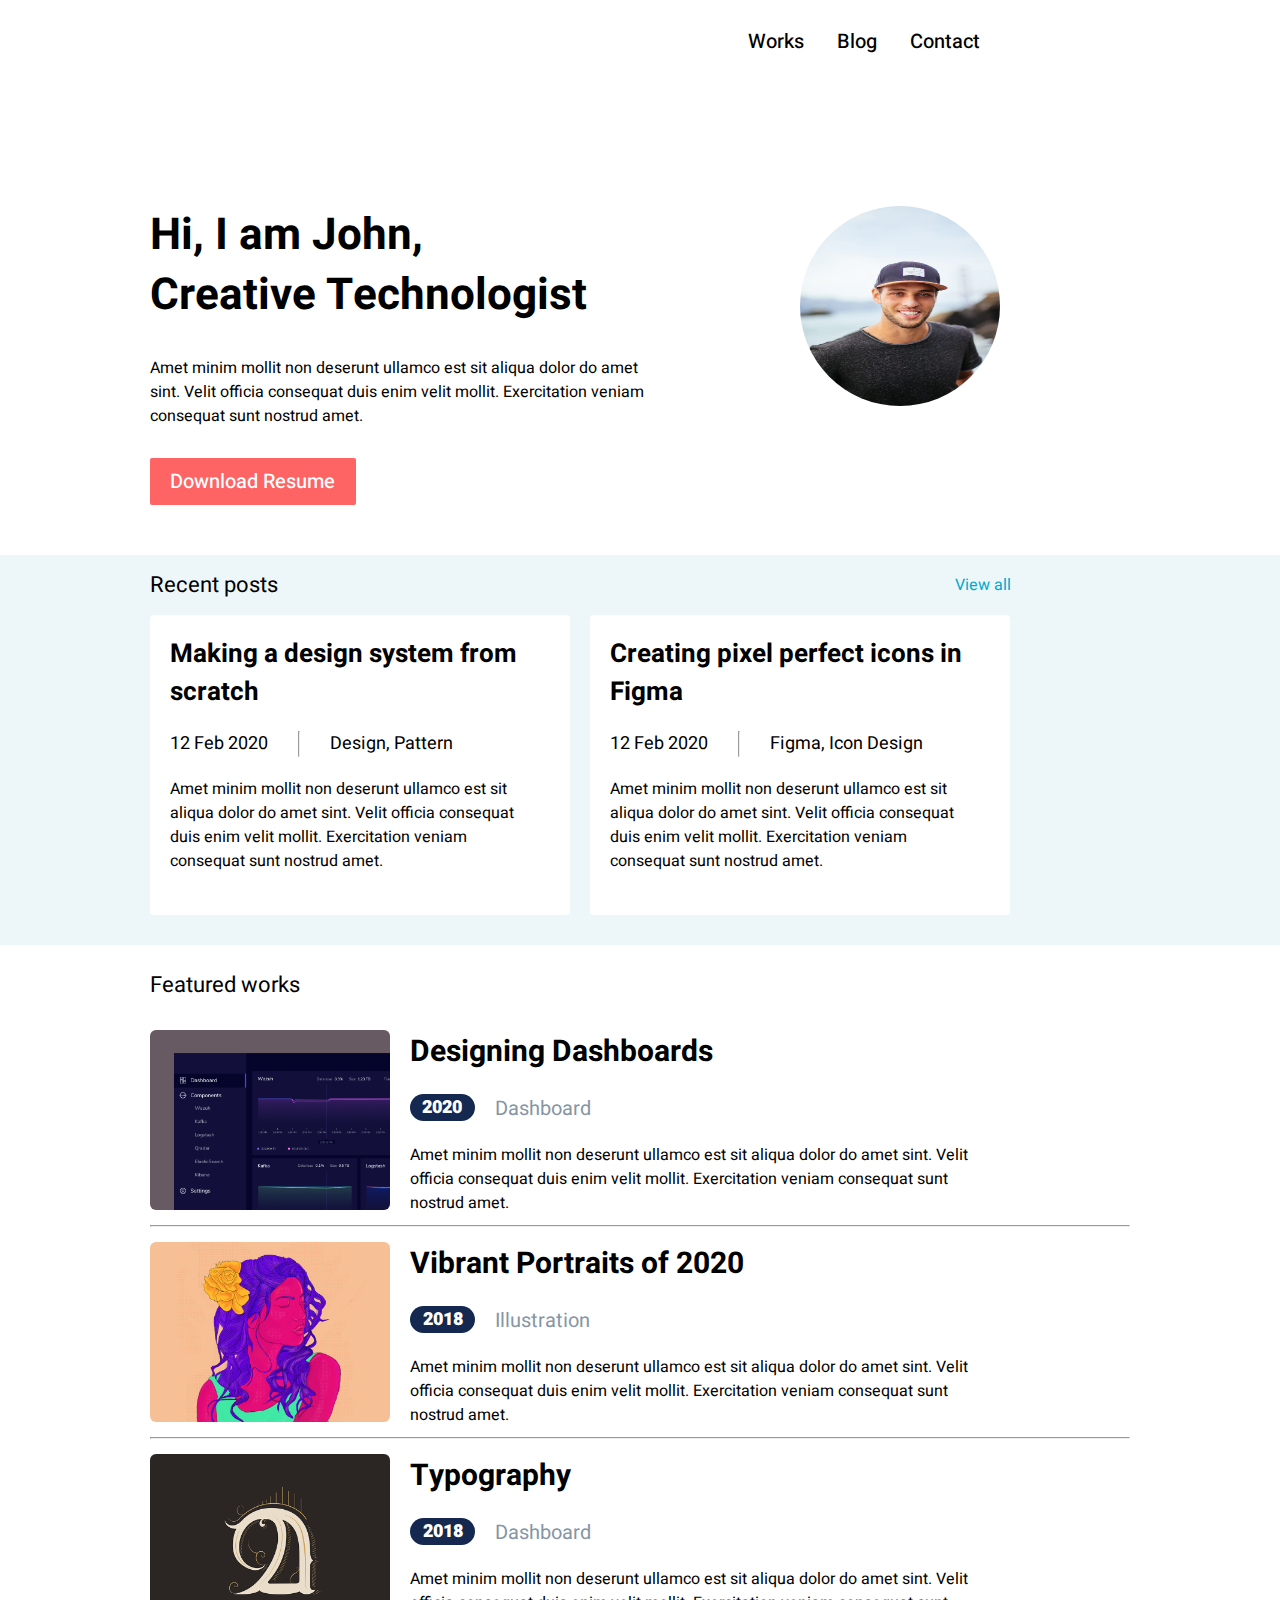
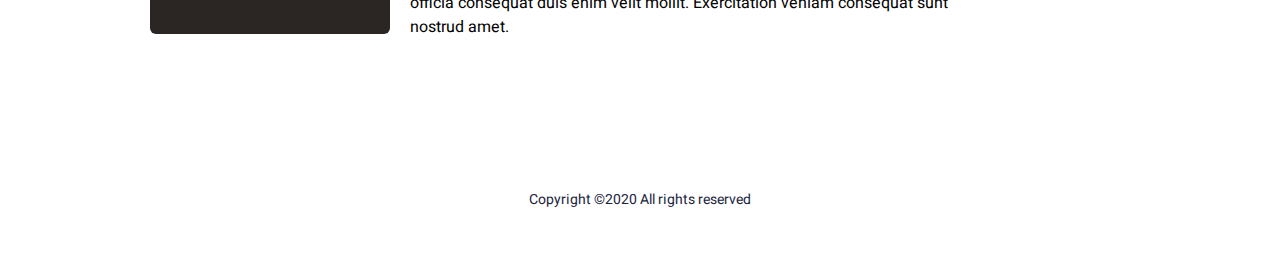
<file: task_1/index.html>
<!DOCTYPE html>
<html lang="uz">

<head>
    <meta charset="UTF-8">
    <meta name="viewport" content="width=device-width, initial-scale=1.0">
    <link rel="preconnect" href="https://fonts.googleapis.com">
    <link rel="preconnect" href="https://fonts.gstatic.com" crossorigin>
    <link href="https://fonts.googleapis.com/css2?family=Heebo:wght@100..900&display=swap" rel="stylesheet">
    <link rel="stylesheet" href="https://cdnjs.cloudflare.com/ajax/libs/font-awesome/6.5.1/css/all.min.css"
        integrity="sha512-DTOQO9RWCH3ppGqcWaEA1BIZOC6xxalwEsw9c2QQeAIftl+Vegovlnee1c9QX4TctnWMn13TZye+giMm8e2LwA=="
        crossorigin="anonymous" referrerpolicy="no-referrer" />
    <link rel="stylesheet" href="Home/global/global.css">
    <title>Home</title>
</head>

<body>
    <header>
        <nav>
            <ul>
                <li><a href="#">Works</a></li>
                <li><a href="./Blog/index.html">Blog</a></li>
                <li><a href="./qism_3/index.html">Contact</a></li>
            </ul>
            <div class="burger_menu">
                <i class="fa-solid fa-bars"></i>
            </div>
        </nav>
        <div class="header_box_path container">
            <div class="header_box">
                <h2>Hi, I am John,
                    Creative Technologist</h2>
                <p>Amet minim mollit non deserunt ullamco est sit aliqua dolor do amet sint. Velit officia consequat
                    duis enim velit mollit. Exercitation veniam consequat sunt nostrud amet.</p>
                <button class="header_btn">Download Resume</button>
            </div>
            <div class="header_box_2">
                <img src="./imges/borderr50.png" alt="photo">
            </div>
        </div>
    </header>
    <main>
        <div class="main_box container">
            <div class="main_item">
                <h4>Recent posts</h4>
                <div class="main_items">
                    <h2>Making a design system from scratch</h2>
                    <div class="main_1">
                        <span>12 Feb 2020</span> <hr> <span>Design, Pattern</span>
                    </div>
                    <p>Amet minim mollit non deserunt ullamco est sit aliqua dolor do amet sint. Velit officia consequat duis enim velit mollit. Exercitation veniam consequat sunt nostrud amet.</p>
                </div>
            </div>
            <div class="main_item">
                <button class="main_btn" >View all</button>
                <div class="main_items">
                    <h2>Creating pixel perfect icons in Figma</h2>
                    <div class="main_1">
                        <span>12 Feb 2020</span> <hr> <span>Figma, Icon Design</span>
                    </div>
                    <p>Amet minim mollit non deserunt ullamco est sit aliqua dolor do amet sint. Velit officia consequat duis enim velit mollit. Exercitation veniam consequat sunt nostrud amet.</p>
                </div>
            </div>
            <div class="main_item"></div>
        </div>
        <div class="main_wrapper container">
            <h4>Featured works</h4>
            <div class="wrapper">
                <div class="wrapper_img">
                    <img src="./imges/main_1.png" alt="photo">
                </div>
                <div class="wrapper_text">
                    <h2>Designing Dashboards</h2>
                    <div class="wrapper_box">
                        <div class="sana">
                            <h3>2020</h3>
                        </div>
                        <span>Dashboard</span>
                    </div>
                    <p>Amet minim mollit non deserunt ullamco est sit aliqua dolor do amet sint. Velit officia consequat duis enim velit mollit. Exercitation veniam consequat sunt nostrud amet.</p>
                </div>
            </div>
            <hr>
            <div class="wrapper">
                <div class="wrapper_img">
                    <img src="./imges/main_2.png" alt="photo">
                </div>
                <div class="wrapper_text">
                    <h2>Vibrant Portraits of 2020</h2>
                    <div class="wrapper_box">
                        <div class="sana">
                            <h3>2018</h3>
                        </div>
                        <span>Illustration</span>
                    </div>
                    <p>Amet minim mollit non deserunt ullamco est sit aliqua dolor do amet sint. Velit officia consequat duis enim velit mollit. Exercitation veniam consequat sunt nostrud amet.</p>
                </div>
            </div>
            <hr>
            <div class="wrapper">
                <div class="wrapper_img">
                    <img src="./imges/main_3.png" alt="photo">
                </div>
                <div class="wrapper_text">
                    <h2>Typography</h2>
                    <div class="wrapper_box">
                        <div class="sana">
                            <h3>2018</h3>
                        </div>
                        <span>Dashboard</span>
                    </div>
                    <p>Amet minim mollit non deserunt ullamco est sit aliqua dolor do amet sint. Velit officia consequat duis enim velit mollit. Exercitation veniam consequat sunt nostrud amet.</p>
                </div>
            </div>
        </div>
    </main>
    <footer>
        <div class="f_iconka">
            <i class="fa-brands fa-square-facebook fa-beat"></i>
            <i class="fa-brands fa-instagram fa-beat"></i>
            <i class="fa-brands fa-twitter fa-beat"></i>
            <i class="fa-brands fa-linkedin fa-beat"></i>
        </div>
        <p>Copyright ©2020 All rights reserved </p>
    </footer>
</body>

</html>
</file>
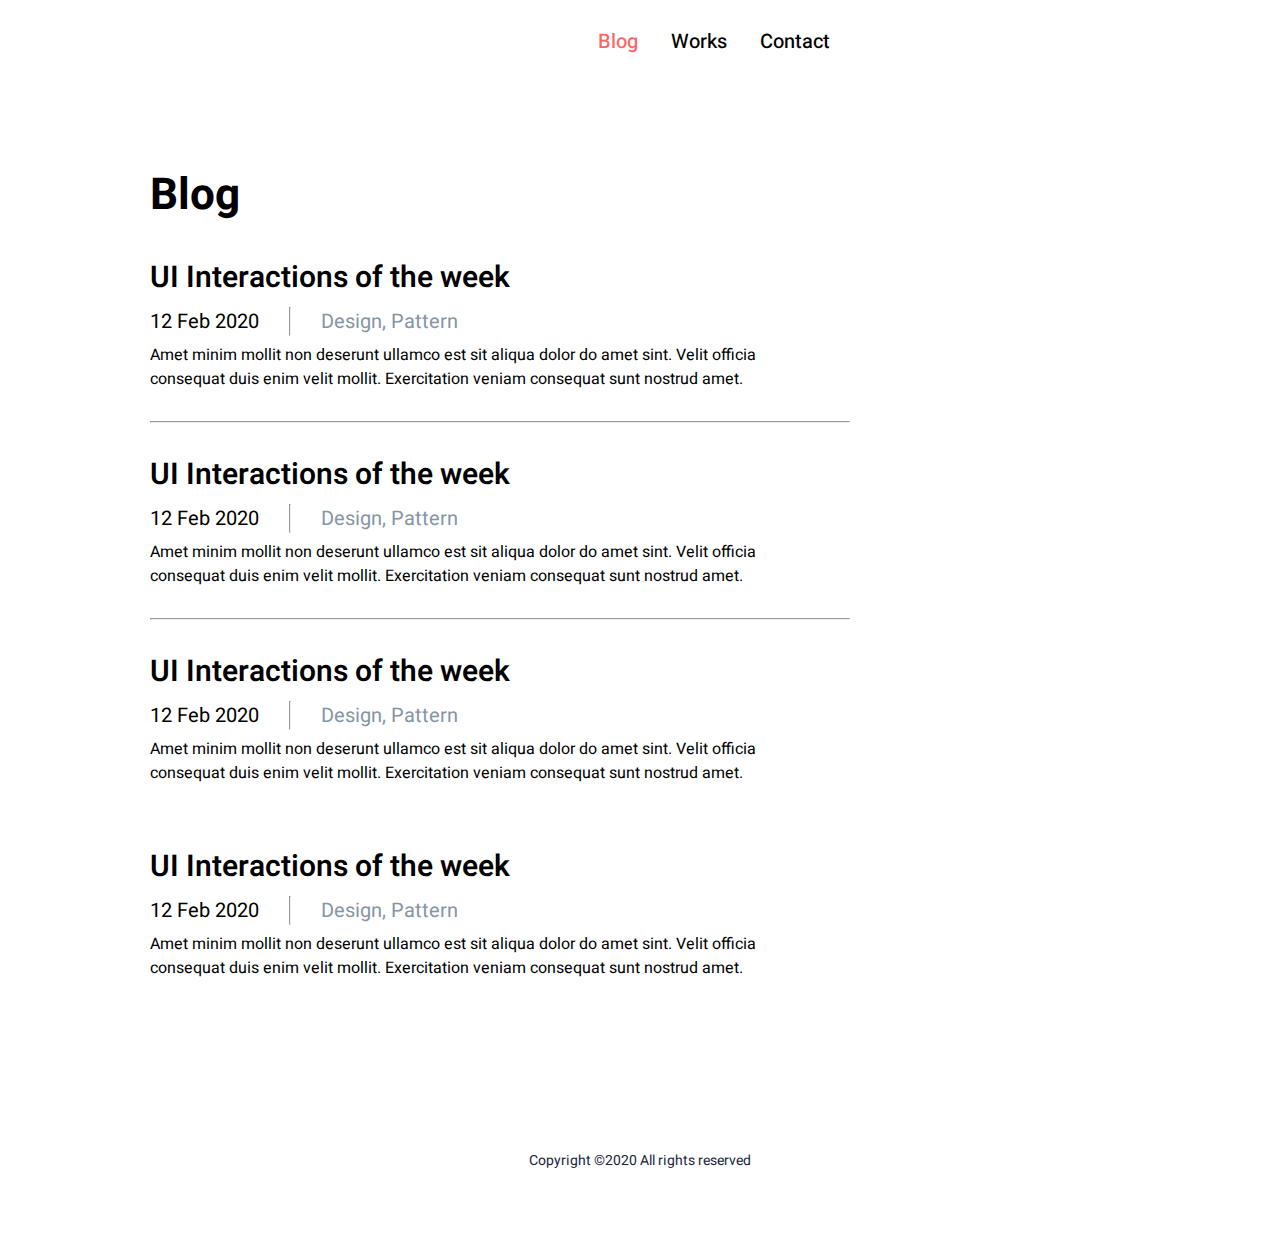
<file: task_1/Blog/index.html>
<!DOCTYPE html>
<html lang="en">
<head>
    <meta charset="UTF-8">
    <meta name="viewport" content="width=device-width, initial-scale=1.0">
    <link rel="preconnect" href="https://fonts.googleapis.com">
    <link rel="preconnect" href="https://fonts.gstatic.com" crossorigin>
    <link href="https://fonts.googleapis.com/css2?family=Heebo:wght@100..900&display=swap" rel="stylesheet">
    <link rel="stylesheet" href="https://cdnjs.cloudflare.com/ajax/libs/font-awesome/6.5.1/css/all.min.css"
        integrity="sha512-DTOQO9RWCH3ppGqcWaEA1BIZOC6xxalwEsw9c2QQeAIftl+Vegovlnee1c9QX4TctnWMn13TZye+giMm8e2LwA=="
        crossorigin="anonymous" referrerpolicy="no-referrer" />
    <link rel="stylesheet" href="./global/global.css">
    <title>Blog</title>
</head>
<body>
    <header>
        <ul>
            <li><a href="#" id="primary">Blog</a></li>
            <li><a href="../index.html">Works</a></li>
            <li><a href="../qism_3/index.html">Contact</a></li>
        </ul>
        <div class="burger_menu">
            <i class="fa-solid fa-bars"></i>
        </div>
    </header>
    <main class="container" >
        <div class="container">
            <h1>Blog</h1>
            <h2>UI Interactions of the week</h2>
            <div class="main_1">
                <p>12 Feb 2020</p> <hr> <span>Design, Pattern</span>
            </div>
            <p>Amet minim mollit non deserunt ullamco est sit aliqua dolor do amet sint. Velit officia consequat duis enim velit mollit. Exercitation veniam consequat sunt nostrud amet.</p>
        </div>
        <hr>
        <div class="container">
            <h2>UI Interactions of the week</h2>
            <div class="main_1">
                <p>12 Feb 2020</p> <hr> <span>Design, Pattern</span>
            </div>
            <p>Amet minim mollit non deserunt ullamco est sit aliqua dolor do amet sint. Velit officia consequat duis enim velit mollit. Exercitation veniam consequat sunt nostrud amet.</p>
        </div>
        <hr>
        <div class="container">
            <h2>UI Interactions of the week</h2>
            <div class="main_1">
                <p>12 Feb 2020</p> <hr> <span>Design, Pattern</span>
            </div>
            <p>Amet minim mollit non deserunt ullamco est sit aliqua dolor do amet sint. Velit officia consequat duis enim velit mollit. Exercitation veniam consequat sunt nostrud amet.</p>
        </div>
        <div class="container">
            <h2>UI Interactions of the week</h2>
            <div class="main_1">
                <p>12 Feb 2020</p> <hr> <span>Design, Pattern</span>
            </div>
            <p>Amet minim mollit non deserunt ullamco est sit aliqua dolor do amet sint. Velit officia consequat duis enim velit mollit. Exercitation veniam consequat sunt nostrud amet.</p>
        </div>
    </main>
    <footer>
        <div class="f_iconka">
            <i class="fa-brands fa-square-facebook fa-beat"></i>
            <i class="fa-brands fa-instagram fa-beat"></i>
            <i class="fa-brands fa-twitter fa-beat"></i>
            <i class="fa-brands fa-linkedin fa-beat"></i>
        </div>
        <p>Copyright ©2020 All rights reserved </p>
    </footer>
</body>
</html>
</file>
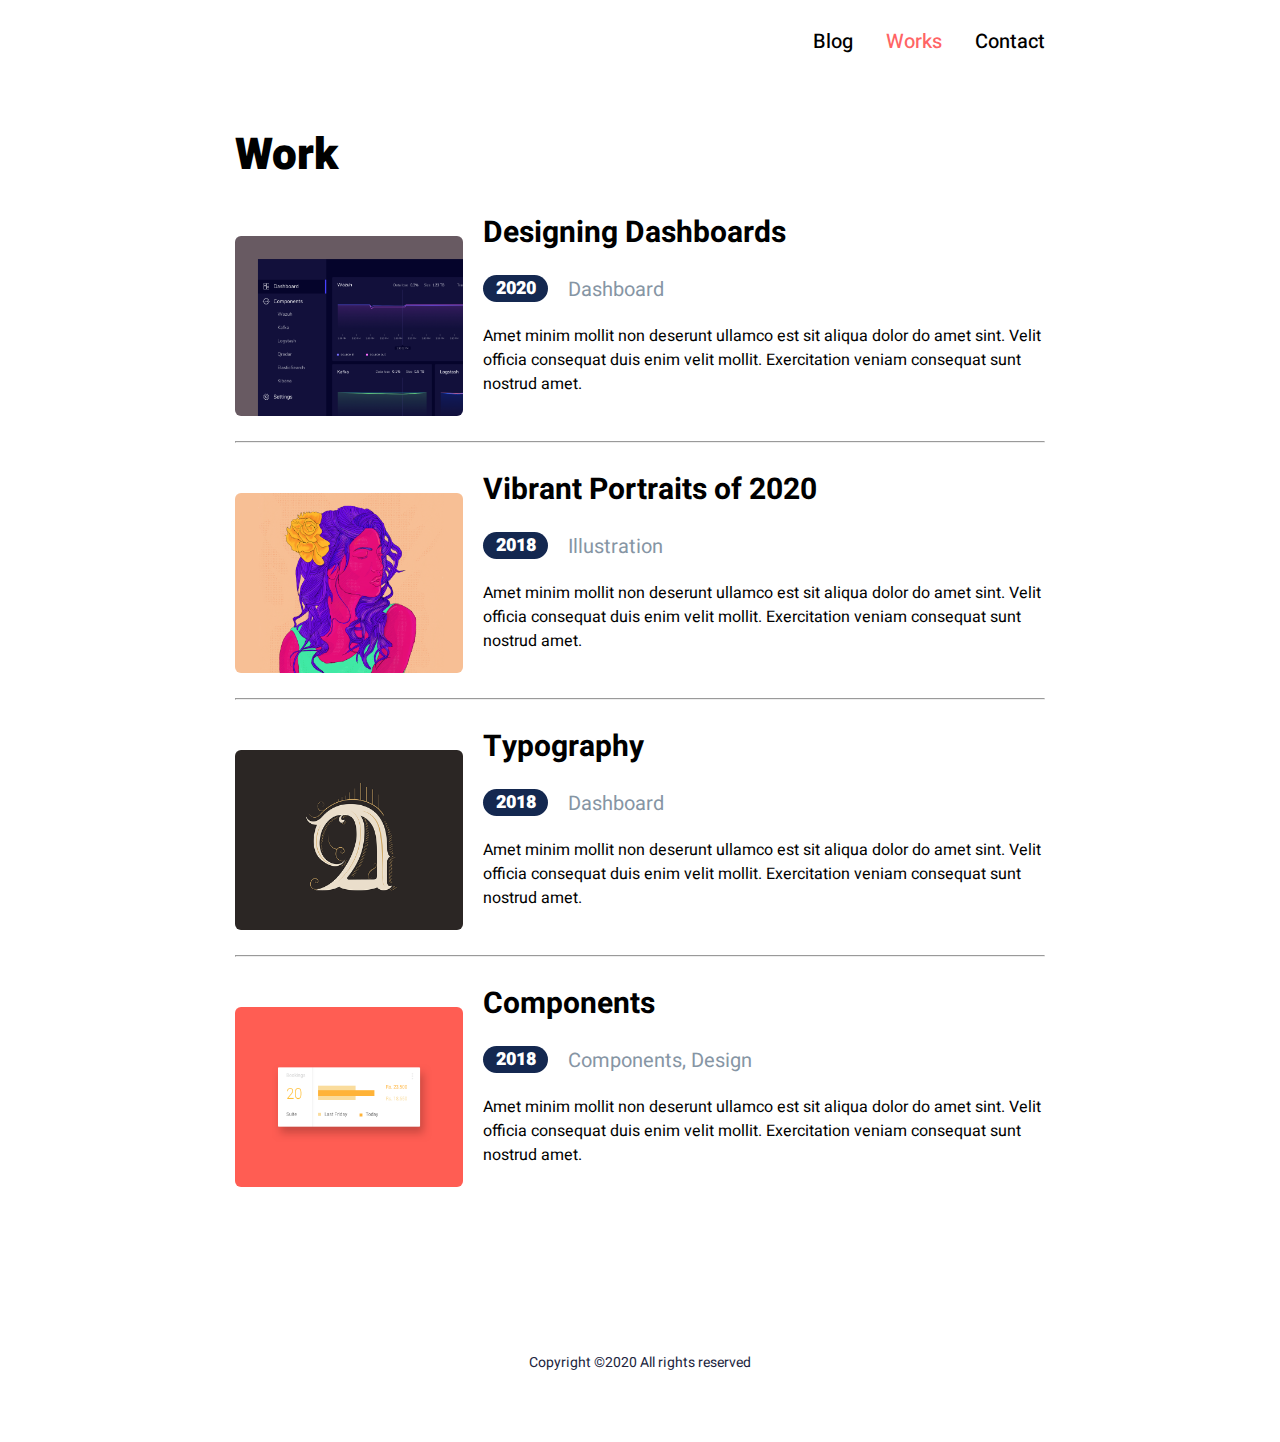
<file: task_1/qism_3/index.html>
<!DOCTYPE html>
<html lang="en">
<head>
    <meta charset="UTF-8">
    <meta name="viewport" content="width=device-width, initial-scale=1.0">
    <link rel="preconnect" href="https://fonts.googleapis.com">
    <link rel="preconnect" href="https://fonts.gstatic.com" crossorigin>
    <link href="https://fonts.googleapis.com/css2?family=Heebo:wght@100..900&display=swap" rel="stylesheet">
    <link rel="stylesheet" href="https://cdnjs.cloudflare.com/ajax/libs/font-awesome/6.5.1/css/all.min.css"
        integrity="sha512-DTOQO9RWCH3ppGqcWaEA1BIZOC6xxalwEsw9c2QQeAIftl+Vegovlnee1c9QX4TctnWMn13TZye+giMm8e2LwA=="
        crossorigin="anonymous" referrerpolicy="no-referrer" />
    <link rel="stylesheet" href="../qism_3/global/global.css">
    <title>Work</title>
</head>
<body>
    <header class="container" >
        <ul>
            <li><a href="../index.html">Blog</a></li>
            <li><a href="../Blog/index.html" id="works">Works</a></li>
            <li><a href="#">Contact</a></li>
        </ul>
        <div class="burger_menu">
            <i class="fa-solid fa-bars"></i>
        </div>
    </header>
    <div class="main_wrapper container">
        <h1>Work</h1>
        <div class="wrapper">
            <div class="wrapper_img">
                <img src="../imges/main_1.png" alt="photo">
            </div>
            <div class="wrapper_text">
                <h2>Designing Dashboards</h2>
                <div class="wrapper_box">
                    <div class="sana">
                        <h3>2020</h3>
                    </div>
                    <span>Dashboard</span>
                </div>
                <p>Amet minim mollit non deserunt ullamco est sit aliqua dolor do amet sint. Velit officia consequat duis enim velit mollit. Exercitation veniam consequat sunt nostrud amet.</p>
            </div>
        </div>
        <hr>
        <div class="wrapper option">
            <div class="wrapper_img">
                <img src="../imges/main_2.png" alt="photo">
            </div>
            <div class="wrapper_text">
                <h2>Vibrant Portraits of 2020</h2>
                <div class="wrapper_box">
                    <div class="sana">
                        <h3>2018</h3>
                    </div>
                    <span>Illustration</span>
                </div>
                <p>Amet minim mollit non deserunt ullamco est sit aliqua dolor do amet sint. Velit officia consequat duis enim velit mollit. Exercitation veniam consequat sunt nostrud amet.</p>
            </div>
        </div>
        <hr class="option" >
        <div class="wrapper option">
            <div class="wrapper_img">
                <img src="../imges/main_3.png" alt="photo">
            </div>
            <div class="wrapper_text">
                <h2>Typography</h2>
                <div class="wrapper_box">
                    <div class="sana">
                        <h3>2018</h3>
                    </div>
                    <span>Dashboard</span>
                </div>
                <p>Amet minim mollit non deserunt ullamco est sit aliqua dolor do amet sint. Velit officia consequat duis enim velit mollit. Exercitation veniam consequat sunt nostrud amet.</p>
            </div>
        </div>
        <hr class="option" >
        <div class="wrapper option">
            <div class="wrapper_img">
                <img src="../imges/main_4.png" alt="photo">
            </div>
            <div class="wrapper_text">
                <h2>Components</h2>
                <div class="wrapper_box">
                    <div class="sana">
                        <h3>2018</h3>
                    </div>
                    <span>Components, Design</span>
                </div>
                <p>Amet minim mollit non deserunt ullamco est sit aliqua dolor do amet sint. Velit officia consequat duis enim velit mollit. Exercitation veniam consequat sunt nostrud amet.</p>
            </div>
        </div>
        <div class="main_option">
            <div class="wrapper_img">
                <img src="../imges/main_5.png" alt="photo">
            </div>
            <div class="wrapper_text">
                <h2>Designing Landing pages</h2>
                <div class="wrapper_box">
                    <div class="sana">
                        <h3>2020</h3>
                    </div>
                    <span>Website</span>
                </div>
                <p>Amet minim mollit non deserunt ullamco est sit aliqua dolor do amet sint. Velit officia consequat duis enim velit mollit. Exercitation veniam consequat sunt nostrud amet.</p>
            </div>
        </div>
    </div>
</main>
<footer>
    <div class="f_iconka">
        <i class="fa-brands fa-square-facebook fa-beat"></i>
        <i class="fa-brands fa-instagram fa-beat"></i>
        <i class="fa-brands fa-twitter fa-beat"></i>
        <i class="fa-brands fa-linkedin fa-beat"></i>
    </div>
    <p>Copyright ©2020 All rights reserved </p>
</footer>
</body>
</html>
</file>
<file: task_1/Home/global/global.css>
@import url(../footer/footer.css);
@import url(../header/header.css);
@import url(../main/main.css);
* {
  margin: 0;
  padding: 0;
  -webkit-box-sizing: border-box;
          box-sizing: border-box;
  list-style: none;
  text-decoration: none;
}

.container {
  padding-left: 150px;
  padding-right: 150px;
}

@media (max-width: 1200px) {
  .container {
    padding-left: 50px;
    padding-right: 50px;
  }
}

@media (max-width: 500px) {
  .container {
    padding-left: 10px;
    padding-right: 10px;
  }
}
/*# sourceMappingURL=global.css.map */
</file>
<file: task_1/Blog/global/global.css>
@import url(../header/header.css);
@import url(../main/main.css);
@import url(../footer/footer.css);
* {
  margin: 0;
  padding: 0;
  -webkit-box-sizing: border-box;
          box-sizing: border-box;
  list-style: none;
  text-decoration: none;
}

.container {
  padding-left: 150px;
  padding-right: 150px;
}

@media (max-width: 1200px) {
  .container {
    padding-left: 50px;
    padding-right: 50px;
  }
}

@media (max-width: 500px) {
  .container {
    padding-left: 10px;
    padding-right: 10px;
  }
}
/*# sourceMappingURL=global.css.map */
</file>
<file: task_1/qism_3/global/global.css>
@import url(../header/header.css);
@import url(../main/main.css);
@import url(../footer/footer.css);
* {
  padding: 0;
  margin: 0;
  -webkit-box-sizing: border-box;
          box-sizing: border-box;
  text-decoration: none;
  list-style: none;
}

.container {
  padding-left: 235px;
  padding-right: 235px;
}

@media (max-width: 1200px) {
  .container {
    padding-left: 50px;
    padding-right: 50px;
  }
}

@media (max-width: 500px) {
  .container {
    padding-left: 15px;
    padding-right: 15px;
  }
}
/*# sourceMappingURL=global.css.map */
</file>
